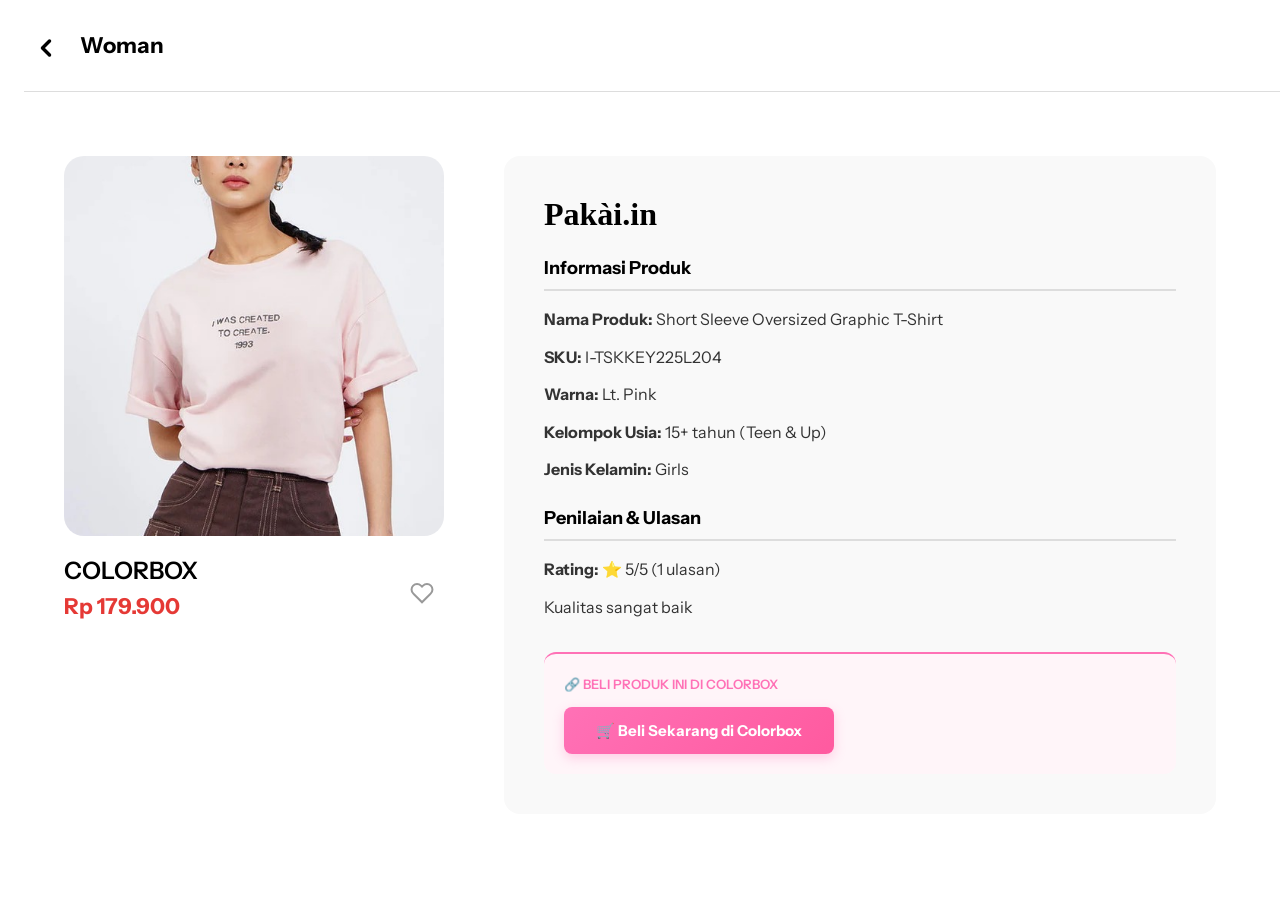
<file: Pakai.in WEB/detail.html>
<!DOCTYPE html><!DOCTYPE html>
<html lang="id">
<head>
  <meta charset="UTF-8">
  <title>Pakai.in - Detail Produk</title>

  <link href="https://fonts.googleapis.com/css2?family=Irish+Grover&family=Instrument+Sans:wght@400;700&display=swap" rel="stylesheet">
  <link rel="stylesheet" href="style.css">
</head>

<body>

  <!-- TOP BAR -->
  <div class="woman-top">
    <div class="woman-header-left">
      <button class="back-btn" id="backBtn" title="Kembali">
        <svg width="28" height="28" viewBox="0 0 24 24" fill="none" stroke="currentColor" stroke-width="3" stroke-linecap="round" stroke-linejoin="round">
          <path d="M15 18l-6-6 6-6"></path>
        </svg>
      </button>
      <h1 class="woman-title" id="pageTitle">Woman</h1>
    </div>
  </div>

  <div class="divider"></div>

  <section class="detail-wrapper">

   <div class="detail-image">
  <img id="productImage" src="img/pakaian1.jpg" class="face"> 
  <div class="price-section">
    <div>
      <p class="desc" id="productName">COLORBOX</p>
      <span class="price" id="productPrice">Rp 241.910</span>
    </div>
    <button class="heart-btn" onclick="this.classList.toggle('active')">
      <svg width="24" height="24" viewBox="0 0 24 24" fill="none" stroke="currentColor" stroke-width="2">
        <path d="M20.84 4.61a5.5 5.5 0 0 0-7.78 0L12 5.67l-1.06-1.06a5.5 5.5 0 0 0-7.78 7.78l1.06 1.06L12 21.23l7.78-7.78 1.06-1.06a5.5 5.5 0 0 0 0-7.78z"></path>
      </svg>
    </button>
  </div>
</div>

    <div class="detail-info">

      <h2 class="pakaiin-logo">Pakài.in</h2>

      <h3>Informasi Produk</h3>
      <p><b>Nama Produk:</b> <span id="productFullName">YBN FULL STONE MUS</span></p>
      <p><b>SKU:</b> <span id="productSKU">E1D15KCF1F3ECEGS</span></p>
      <p><b>Warna:</b> <span id="productColor">Mustard</span></p>
      <p><b>Kelompok Usia:</b> <span id="productAge">8–12 tahun (Junior)</span></p>
      <p><b>Jenis Kelamin:</b> <span id="productGender">Boys</span></p>

      <h3>Penilaian & Ulasan</h3>
      <p><b>Rating:</b> <span id="productRating">⭐ 5/5 (1 ulasan)</span></p>
      <p id="productReview">Kualitas sangat baik</p>

      <div id="zaloraSection" style="margin-top: 32px; padding: 20px; border-top: 2px solid #FF71B6; background: #FFF5F9; border-radius: 12px; display: none;">
        <p id="zaloraInfo" style="color: #FF71B6; font-weight: 600; margin: 0 0 12px 0; font-size: 13px; text-transform: uppercase;">🔗 Beli Produk Ini di Zalora</p>
        <a id="zaloraButton" href="#" target="_blank" style="display: inline-block; background: linear-gradient(135deg, #FF71B6 0%, #FF5A9F 100%); color: white; padding: 14px 32px; border-radius: 8px; text-decoration: none; font-weight: 700; font-size: 15px; transition: all 0.3s ease; cursor: pointer; box-shadow: 0 4px 12px rgba(255, 113, 182, 0.3);">
          🛒 Beli Sekarang di Zalora
        </a>
      </div>

      <div id="colorboxSection" style="margin-top: 32px; padding: 20px; border-top: 2px solid #FF71B6; background: #FFF5F9; border-radius: 12px; display: none;">
        <p style="color: #FF71B6; font-weight: 600; margin: 0 0 12px 0; font-size: 13px; text-transform: uppercase;">🔗 Beli Produk Ini di Colorbox</p>
        <a id="colorboxButton" href="https://www.colorbox.id" target="_blank" style="display: inline-block; background: linear-gradient(135deg, #FF71B6 0%, #FF5A9F 100%); color: white; padding: 14px 32px; border-radius: 8px; text-decoration: none; font-weight: 700; font-size: 15px; transition: all 0.3s ease; cursor: pointer; box-shadow: 0 4px 12px rgba(255, 113, 182, 0.3);">
          🛒 Beli Sekarang di Colorbox
        </a>
      </div>

      <div id="uniqloSection" style="margin-top: 32px; padding: 20px; border-top: 2px solid #FF71B6; background: #FFF5F9; border-radius: 12px; display: none;">
        <p style="color: #FF71B6; font-weight: 600; margin: 0 0 12px 0; font-size: 13px; text-transform: uppercase;">🔗 Beli Produk Ini di Uniqlo</p>
        <a id="uniqloButton" href="https://www.uniqlo.com" target="_blank" style="display: inline-block; background: linear-gradient(135deg, #FF71B6 0%, #FF5A9F 100%); color: white; padding: 14px 32px; border-radius: 8px; text-decoration: none; font-weight: 700; font-size: 15px; transition: all 0.3s ease; cursor: pointer; box-shadow: 0 4px 12px rgba(255, 113, 182, 0.3);">
          🛒 Beli Sekarang di Uniqlo
        </a>
      </div>

      <div id="nikeSection" style="margin-top: 32px; padding: 20px; border-top: 2px solid #FF71B6; background: #FFF5F9; border-radius: 12px; display: none;">
        <p style="color: #FF71B6; font-weight: 600; margin: 0 0 12px 0; font-size: 13px; text-transform: uppercase;">🔗 Beli Produk Ini di Nike</p>
        <a id="nikeButton" href="https://www.nike.com" target="_blank" style="display: inline-block; background: linear-gradient(135deg, #FF71B6 0%, #FF5A9F 100%); color: white; padding: 14px 32px; border-radius: 8px; text-decoration: none; font-weight: 700; font-size: 15px; transition: all 0.3s ease; cursor: pointer; box-shadow: 0 4px 12px rgba(255, 113, 182, 0.3);">
          🛒 Beli Sekarang di Nike
        </a>
      </div>


    </div>

  </section>

  <script src="main.js"></script>

</body>
</html>
</file>
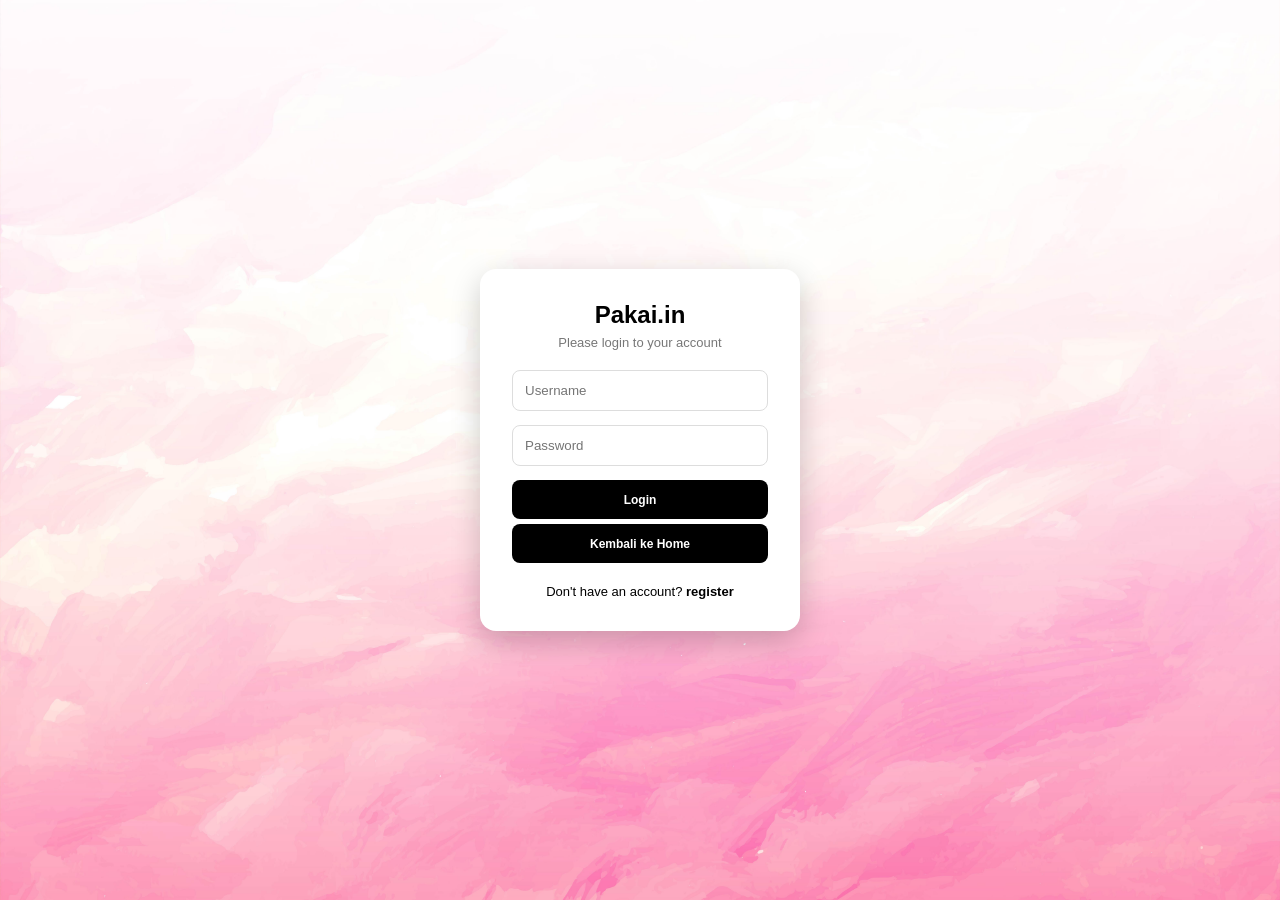
<file: Pakai.in WEB/login.html>
<!DOCTYPE html>
<html lang="en">
<head>
    <title>login Pakai.in</title>
    <link rel="stylesheet" href="style.css">
</head>
<body>
  
      <div class="body-login">
    <div class="login-container">
    <h2>Pakai.in</h2>
    <p>Please login to your account</p>

    <form>
      <div class="input-group">
        <input type="text" placeholder="Username" required>
      </div>

      <div class="input-group">
        <input type="password" placeholder="Password" required>
      </div>
      <button><a href="index.html" class="login-icon" type="submit">Login</a></button>
    <button><a href="index.html" class="kembali-icon" type="button">Kembali ke Home</a></button>

      <span class="register">
        Don't have an account? <a href="register.html">register</a>
      </span>
    </form>
  </div>
</div>
</body>
</html>
</file>
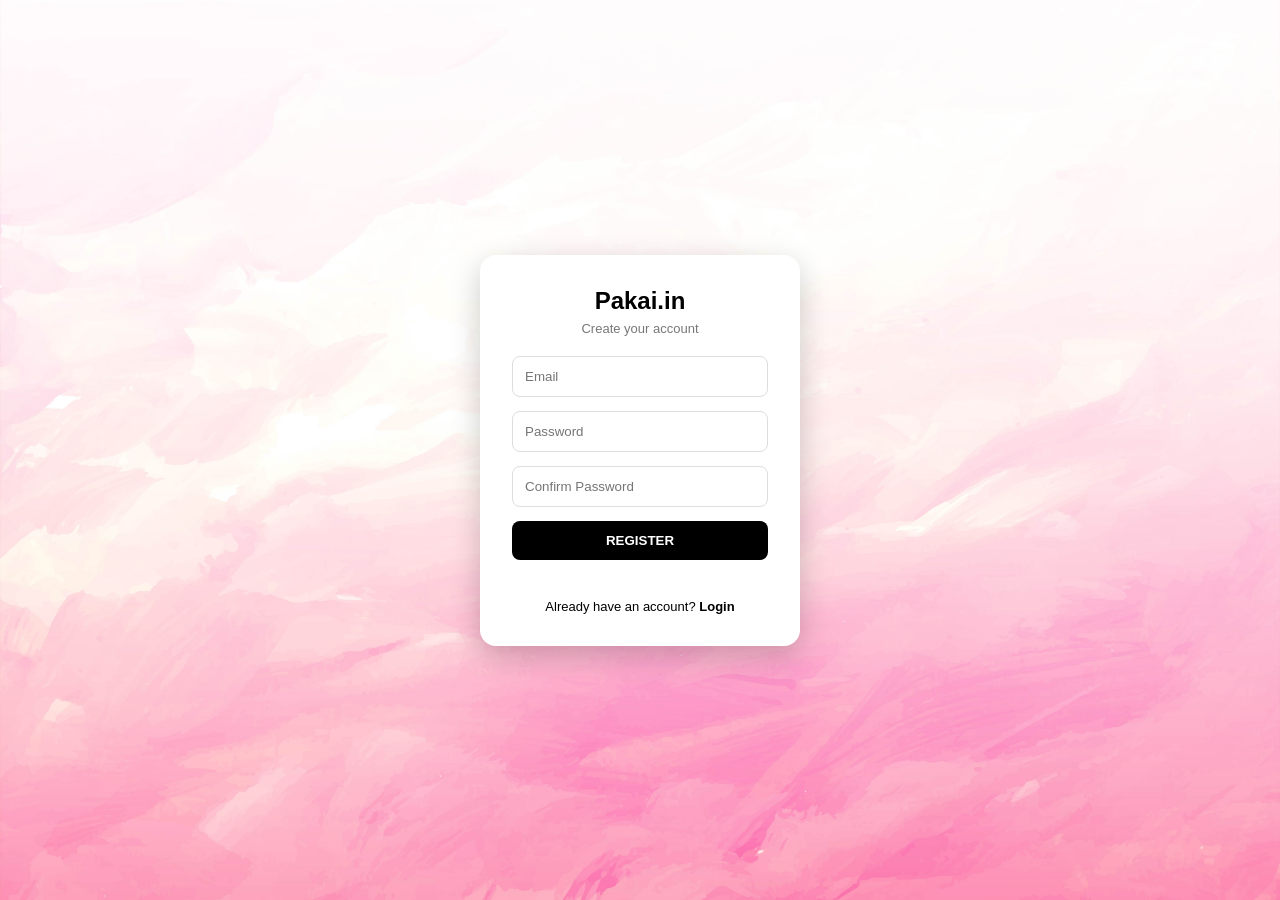
<file: Pakai.in WEB/register.html>
<!DOCTYPE html>
<html lang="en">
<head>
    <title>Register Pakai.in</title>
    <link rel="stylesheet" href="style.css">
</head>
<body>

<div class="body-login">
  <div class="login-container">
    <h2>Pakai.in</h2>
    <p>Create your account</p>

    <form onsubmit="return validateRegister()">

      <div class="input-group">
        <input type="email" id="reg-email" placeholder="Email" required>
      </div>

      <div class="input-group">
        <input type="password" id="reg-password" placeholder="Password" required>
      </div>

      <div class="input-group">
        <input type="password" id="reg-confirm" placeholder="Confirm Password" required>
      </div>

      <button type="submit">REGISTER</button>

      <a href="index.html" class="kembali-icon">← Kembali ke Home</a>

      <span class="register">
        Already have an account? <a href="login.html">Login</a>
      </span>

    </form>
  </div>
</div>

<script>
function validateRegister() {
  const password = document.getElementById("reg-password").value;
  const confirm = document.getElementById("reg-confirm").value;

  if (password !== confirm) {
    alert("Password tidak sama!");
    return false;
  }

  alert("Registrasi berhasil!");
  window.location.href = "login.html";
  return false;
}
</script>

</body>
</html>
</file>
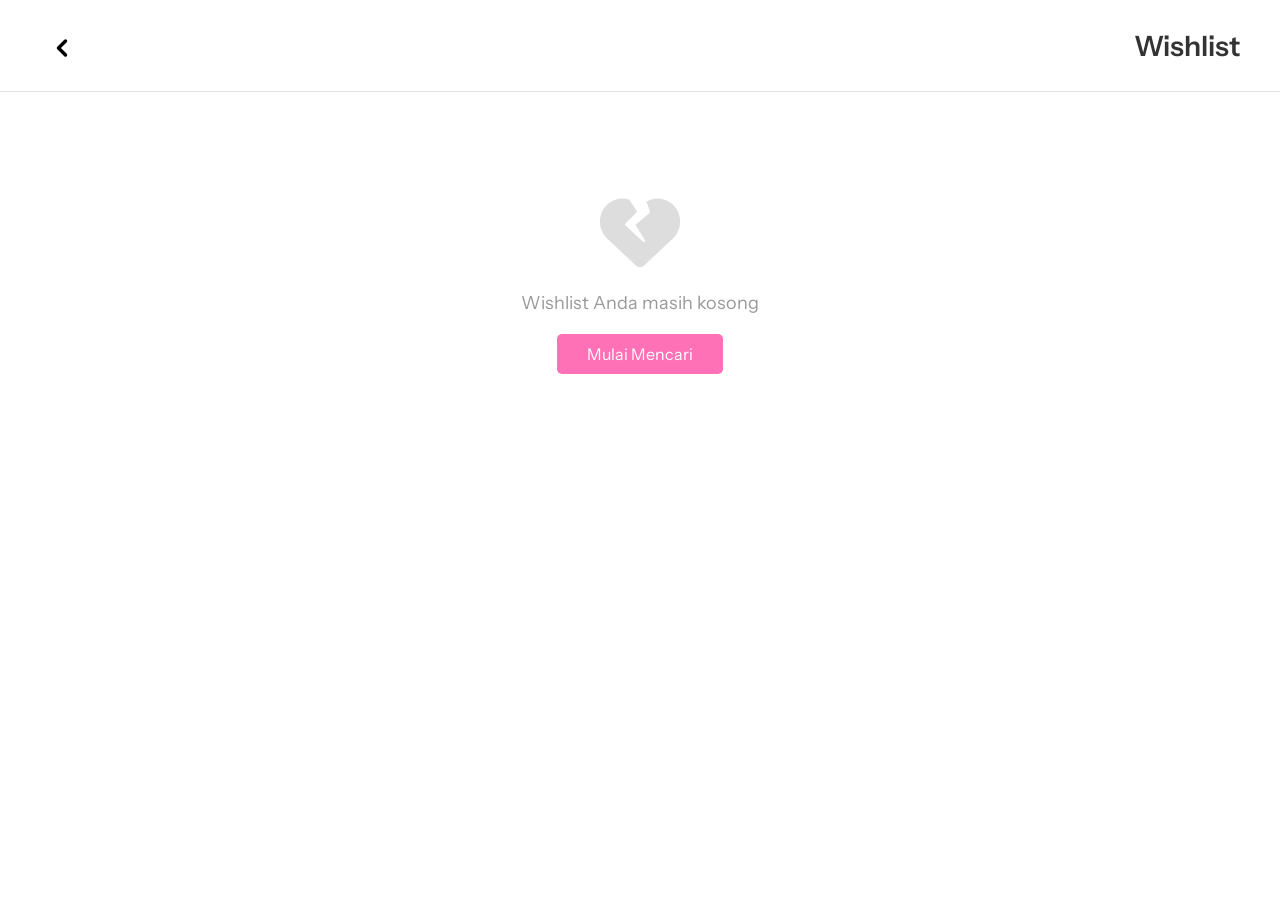
<file: Pakai.in WEB/wishlist.html>
<!DOCTYPE html>
<html lang="en">
<head>
    <meta charset="UTF-8">
    <meta name="viewport" content="width=device-width, initial-scale=1.0">
    <title>Wishlist Produk - Pakai.in</title>
    <link href="https://fonts.googleapis.com/css2?family=Instrument+Sans:wght@400;500;600;700&display=swap" rel="stylesheet">
    <link rel="stylesheet" href="https://cdnjs.cloudflare.com/ajax/libs/font-awesome/6.5.1/css/all.min.css">
    <link rel="stylesheet" href="style.css">
    <style>
        * {
            font-family: 'Instrument Sans', sans-serif;
        }

        .wishlist-header {
            display: flex;
            align-items: center;
            justify-content: space-between;
            padding: 20px 40px;
            background-color: #fff;
            border-bottom: 1px solid #e0e0e0;
            position: sticky;
            top: 0;
            z-index: 100;
        }

        .wishlist-header-left {
            display: flex;
            align-items: center;
            gap: 12px;
        }

        .wishlist-header .back-btn {
            background: none;
            border: none;
            cursor: pointer;
            padding: 4px 8px;
            display: flex;
            align-items: center;
            justify-content: center;
            transition: color 0.3s, transform 0.2s ease;
            color: #333;
        }

        .wishlist-header .back-btn:hover {
            color: #FF71B6;
            transform: translateX(-3px);
        }

        .wishlist-header .back-btn svg {
            stroke: currentColor;
        }

        .wishlist-header h1 {
            font-size: 28px;
            font-weight: 600;
            color: #333;
            margin: 0;
        }



        .wishlist-container {
            max-width: 1200px;
            margin: 0 auto;
            padding: 40px 20px;
        }

        .wishlist-grid {
            display: grid;
            grid-template-columns: repeat(auto-fill, minmax(200px, 1fr));
            gap: 20px;
            margin-bottom: 40px;
        }

        .product-card {
            background-color: #fff;
            border-radius: 8px;
            overflow: hidden;
            transition: transform 0.3s, box-shadow 0.3s;
            cursor: pointer;
            position: relative;
        }

        .product-card:hover {
            transform: translateY(-5px);
            box-shadow: 0 8px 16px rgba(0, 0, 0, 0.1);
        }

        .product-image {
            width: 100%;
            height: 220px;
            background-color: #f5f5f5;
            display: flex;
            align-items: center;
            justify-content: center;
            font-size: 60px;
            position: relative;
            overflow: hidden;
        }

        .product-image img {
            width: 100%;
            height: 100%;
            object-fit: cover;
        }

        .product-heart {
            position: absolute;
            bottom: 10px;
            right: 10px;
            font-size: 24px;
            color: #FF71B6;
            cursor: pointer;
            transition: transform 0.2s;
        }

        .product-heart:hover {
            transform: scale(1.2);
        }

        .product-heart.empty {
            color: #ddd;
        }

        .product-info {
            padding: 15px;
        }

        .product-brand {
            font-size: 12px;
            color: #999;
            margin-bottom: 6px;
            text-transform: uppercase;
            letter-spacing: 0.5px;
        }

        .product-name {
            font-size: 14px;
            color: #333;
            font-weight: 600;
            margin-bottom: 8px;
            height: 2.8em;
            overflow: hidden;
            display: -webkit-box;
            -webkit-line-clamp: 2;
            line-clamp: 2;
            -webkit-box-orient: vertical;
        }

        .product-price {
            font-size: 16px;
            color: #FF71B6;
            font-weight: 700;
        }

        .empty-wishlist {
            text-align: center;
            padding: 60px 20px;
        }

        .empty-wishlist i {
            font-size: 80px;
            color: #ddd;
            margin-bottom: 20px;
        }

        .empty-wishlist p {
            font-size: 18px;
            color: #999;
            margin-bottom: 20px;
        }

        .empty-wishlist a {
            display: inline-block;
            padding: 10px 30px;
            background-color: #FF71B6;
            color: white;
            text-decoration: none;
            border-radius: 5px;
            transition: background-color 0.3s;
        }

        .empty-wishlist a:hover {
            background-color: #ff5a9e;
        }

        @media (max-width: 768px) {
            .wishlist-header {
                padding: 15px 20px;
            }

            .wishlist-header h1 {
                font-size: 22px;
            }

            .wishlist-grid {
                grid-template-columns: repeat(auto-fill, minmax(150px, 1fr));
                gap: 15px;
            }

            .product-image {
                height: 160px;
                font-size: 40px;
            }
        }
    </style>
</head>
<body>
    <!-- Wishlist Header -->
    <div class="wishlist-header">
        <div class="wishlist-header-left">
            <button class="back-btn" onclick="history.back()" title="Kembali">
                <svg width="28" height="28" viewBox="0 0 24 24" fill="none" stroke="currentColor" stroke-width="3" stroke-linecap="round" stroke-linejoin="round">
                    <path d="M15 18l-6-6 6-6"></path>
                </svg>
            </button>
        </div>
        <h1>Wishlist Produk</h1>
    </div>

    <!-- Wishlist Content -->
    <div class="wishlist-container">
        <div class="wishlist-grid" id="wishlistGrid">
            <!-- Products will be added here by JavaScript -->
        </div>
    </div>

    <script>
        // Daftar semua produk dari berbagai kategori
        const allProducts = [
            // Women
            { id: 1, name: "Button Up Patches Cardigan", brand: "COLORBOX", price: "Rp 241.910", image: "img/pakaian1.jpg", category: "women" },
            { id: 2, name: "Multicolored crochet sweater", brand: "Desigual", price: "Rp 2.449.000", image: "img/pakaian2.jpg", category: "women" },
            { id: 3, name: "Button Up Patches Cardigan", brand: "COLORBOX", price: "Rp 241.910", image: "img/pakaian3.jpg", category: "women" },
            { id: 4, name: "Button Up Patches Cardigan", brand: "COLORBOX", price: "Rp 241.910", image: "img/pakaian4.jpg", category: "women" },
            { id: 5, name: "Button Up Patches Cardigan", brand: "COLORBOX", price: "Rp 241.910", image: "img/pakaian5.jpg", category: "women" },
            { id: 6, name: "Button Up Patches Cardigan", brand: "COLORBOX", price: "Rp 241.910", image: "img/pakaian6.jpg", category: "women" },
            { id: 7, name: "Button Up Patches Cardigan", brand: "COLORBOX", price: "Rp 241.910", image: "img/pakaian7.jpg", category: "women" },
            { id: 8, name: "Button Up Patches Cardigan", brand: "COLORBOX", price: "Rp 241.910", image: "img/pakaian8.jpg", category: "women" },
            { id: 9, name: "Button Up Patches Cardigan", brand: "COLORBOX", price: "Rp 241.910", image: "img/pakaian9.jpg", category: "women" },
            { id: 10, name: "Button Up Patches Cardigan", brand: "COLORBOX", price: "Rp 241.910", image: "img/pakaian10.jpg", category: "women" }
        ];

        // Get wishlist from localStorage
        function getWishlist() {
            const saved = localStorage.getItem('wishlist');
            return saved ? JSON.parse(saved) : [];
        }

        // Initialize wishlist
        function initializeWishlist() {
            const wishlistGrid = document.getElementById('wishlistGrid');
            const wishlistTitle = document.querySelector('.wishlist-header h1');
            const wishlistIds = getWishlist();
            const wishlistProducts = allProducts.filter(p => wishlistIds.includes(p.id));
            
            // Update title
            if (wishlistProducts.length === 0) {
                wishlistTitle.textContent = 'Wishlist';
            } else {
                wishlistTitle.textContent = 'Wishlist Produk';
            }
            
            if (wishlistProducts.length === 0) {
                wishlistGrid.innerHTML = `
                    <div class="empty-wishlist" style="grid-column: 1 / -1;">
                        <i class="fas fa-heart-broken"></i>
                        <p>Wishlist Anda masih kosong</p>
                        <a href="index.html">Mulai Mencari</a>
                    </div>
                `;
                return;
            }

            wishlistGrid.innerHTML = wishlistProducts.map(product => `
                <div class="product-card">
                    <div class="product-image">
                        <img src="${product.image}" alt="${product.name}" onerror="this.style.display='none'">
                        <i class="fas fa-heart product-heart" onclick="removeFromWishlist(${product.id})"></i>
                    </div>
                    <div class="product-info">
                        <div class="product-brand">${product.brand}</div>
                        <div class="product-name">${product.name}</div>
                        <div class="product-price">${product.price}</div>
                    </div>
                </div>
            `).join('');
        }

        // Remove from wishlist
        function removeFromWishlist(productId) {
            const wishlist = getWishlist();
            const updated = wishlist.filter(id => id !== productId);
            localStorage.setItem('wishlist', JSON.stringify(updated));
            initializeWishlist();
        }

        // Initialize on page load
        document.addEventListener('DOMContentLoaded', initializeWishlist);
    </script>
</body>
</html>
</file>
<file: Pakai.in WEB/style.css>
*{
    margin: 0%;
    padding: 0%;
    font-family: 'Instrument Sans', sans-serif;
}

.top-bar {
    background-color: #FF71B6;
    font-size: 12px;
    color: #000;
    display: flex;
    justify-content: center;
    gap: 100px;
    padding: 10px 0;
    
}

.top-item {
    display: flex;
    align-items: center;
    gap: 6px;
}

.top-item {
    font-size: 12px;
}

.main {
    width:100%;
}

.navbar {
    display: flex;
    align-items: center;
    justify-content: space-between;
    position: relative ;
    background: transparent;
    width: 100%;
    padding: 0 40px;
}

.icon {
    position: relative;
    display: flex;
    float:left;
    margin: 0 60px;
    top: 55px;
}

.logo {
   flex-shrink: 0;               
    display: flex;
    align-items: center;
    color: black;
    font-size: 30px;
    font-family: Irish Grover;
    padding: 2px 50px;  
    margin: 0;                              /* pastikan tidak ada margin ekstra */
   line-height: 1;  
}

.menu {
    position: relative;
    top: 75px;  
    margin: 10px 40px;
}
.menu a {
  text-decoration: none;
  color: black; /* opsional */
}

.menu ul {
    display: flex;
    gap: 4px;
    list-style: none;
}

.menu ul li { 
    margin-right: 50px;
    font-size: 15px;
}

.search-container {
  flex: 1;                       /* search ambil ruang tengah */
  display: flex;
  justify-content: center;       /* agar search tetap di tengah */
  max-width: 600px;              /* sesuaikan kebutuhan */
}

.search {
    --padding: 10px;                    /* diperbaiki: nilai tunggal jadi valid untuk padding */
    position: relative;
    width: max-content;
    display: flex;
    align-items: center;
    justify-content: space-between;
    padding: var(--padding);
    border-radius: 30px; 
    background-color: white;            /* dipindah ke atas agar tidak tertimpa transparent */
    border: 2px solid gray;             /* diperbaiki: spasi berlebih dihilangkan */
    box-shadow: 0 2px 8px rgba(0,0,0,0.08);
    transition: box-shadow 1s;          /* durasi 1 detik terlalu lambat, tapi tetap sesuai asli */
    justify-self: center;                   /* TAMBAHKAN INI: search ambil ruang sisa */
    max-width: 600px;     
    bottom: 25px;
}

.search:focus-within {
    box-shadow: 0 0 2px rgba(0,0,0,0.75);
}

.search-input {
    font-size: 16px;
    font-family: 'Instrument Sans', sans-serif;
    color: black;
    margin-left: var(--padding);
    outline: none;
    border: none;
    background: transparent;
    width: 500px;
}

.search-input::placeholder,
.search-icon {
    color: rgba(0,0,0,0.25);
}

.divider {
    width: 100%;
    height: 5px;              
    background-color: gray; 
    margin-top: 20px;           
}

.header-icons {
  display:flex ;
   position: relative;
  display: flex;
  align-items: center;
  padding-left: 1200px;
  bottom: 55px;
  gap: 20px;
  flex-shrink: 0;
  font-size: 24px;
}

.header-icons a {
  font-size: 22px;
  color: #000;
  text-decoration: none;
  cursor: pointer;
}

.header-icons a:hover {
  color: #ffe4e1;
}

#menuToggle {
    display: none;
}

.hamburger {
    position: relative;
    top: -120px;
    left: 20px;
    z-index: 1000;
    cursor: pointer;
    width: 40px;
    height: 30px;
    background: transparent;
    border-radius: 5px;
    display: flex;
    flex-direction: column;
    justify-content: center;
    align-items: center;
    transition: all 0.3s ease;
    flex-shrink: 0;
}

.hamburger span {
    display: fixed;
    width: 25px;
    height: 3px;
    background: black;
    margin: 4px 0;
    transition: all 0.3s ease;
}

#menuToggle:checked ~ .hamburger span:nth-child(1) {
    transform: rotate(45deg) translate(6px, 6px);
}

#menuToggle:checked ~ .hamburger span:nth-child(2) {
    opacity: 0;
}

#menuToggle:checked ~ .hamburger span:nth-child(3) {
    transform: rotate(-45deg) translate(9px, -9px);
}

.sidebar {
    position: fixed;
    top: 0;
    left: -280px;
    width: 280px;
    height: 100vh;
    background: linear-gradient(180deg, #FF71B6 0%, #FF85C4 100%);
    transition: left 0.3s ease;
    z-index: 999;
    margin-top: 0;
    box-shadow: 2px 0 15px rgba(0, 0, 0, 0.15);
    border-radius: 0 20px 20px 0;
    overflow-y: auto;
    padding-top: 120px;
}

#menuToggle:checked ~ .sidebar {
    left: 0;
}

.sidebar ul {
    list-style: none;
    padding-top: 20px;
}

.sidebar ul li {
    position: relative;
    padding: 0;
    border-bottom: none;
    transition: all 0.3s ease;
}

.sidebar ul li:first-child {
    background-color: rgba(0, 0, 0, 0.15);
    border-radius: 8px;
    margin: 10px 15px;
    border: 1px solid rgba(0, 0, 0, 0.25);
}

.sidebar ul li:first-child a {
    background-color: rgba(0, 0, 0, 0.15);
    border-radius: 8px;
    border: none;
}

.sidebar ul li a {
    color: black;
    text-decoration: none;
    font-size: 16px;
    display: block;
    padding: 15px 25px;
    transition: all 0.3s ease;
    font-weight: 500;
    letter-spacing: 0.5px;
    position: relative;
    margin: 8px 15px;
    border: 1px solid rgba(0, 0, 0, 0.1);
    border-radius: 6px;
}

.sidebar ul li a::before {
    content: '';
    display: none;
}

.sidebar ul li a:hover {
    background-color: rgba(0, 0, 0, 0.1);
    transform: none;
    padding-left: 25px;
    border-color: rgba(0, 0, 0, 0.25);
    box-shadow: 0 2px 8px rgba(0, 0, 0, 0.1);
}

.container{
    display: flex;
    max-width: 100%;
    margin: 0px 100px ;
    padding: 80px 0; /* beri jarak dari header */
}

.container .wrapper{
    position: relative;
    margin: 0 100px;
    width: 100%;
    min-height: 400px;  
    box-shadow: 0 10px 30px rgba(0, 0, 0, 0.2);
    overflow: hidden;
    border-radius: 12px;
    display: flex;
}

.container .wrapper-holder {
     background-size: cover;
    background-position: center;
    display: grid;
    grid-template-columns: repeat(4, 100%); /* 4 slide */
    width: 100%; /* 100% x 4 slide */
    height: 100%;
    animation: autoSlide 20s infinite ease-in-out;
}

.container #slider-img1{
    background-image:url("img/Home_Discount1.jpg");
    background-position: center;
}

.container #slider-img2{
    background-image:url("img/Home_Discount2.jpg");
    background-position: center;
}

.container #slider-img3{
    background-image:url("img/Home_Discount3.jpg");
    background-position: center;
}

.container #slider-img4{
    background-image:url("img/Home_Discount4.jpg");
    background-position: center;
}

@keyframes autoSlide {
    0% { transform: translateX(0%); }
    20% { transform: translateX(0%); }
    25% { transform: translateX(-100%); }
    45% { transform: translateX(-100%); }
    50% { transform: translateX(-200%); }
    70% { transform: translateX(-200%); }
    75% { transform: translateX(-300%); }
    95% { transform: translateX(-300%); }
    100% { transform: translateX(0%); }
}

.button-holder {
    position: absolute;
    bottom: -110px;
    left: 50%;
    transform: translateX(-50%);
    display: flex;
    gap: 12px;
    z-index: 10;
}

.footer {
  background-color: #000;
  color: #fff;
  padding: 50px 60px 20px;
  font-family: 'Instrument Sans', sans-serif;
}

.footer-container {
  display: grid;
  grid-template-columns: 2fr 1.5fr 1.2fr 1.2fr;
  gap: 40px;
}

.footer-logo {
  font-size: 28px;
  margin-bottom: 15px;
}

.footer h3 {
  margin-bottom: 10px;
  font-size: 16px;
}

.footer p {
  font-size: 14px;
  line-height: 1.6;
  color: #ddd;
}

.footer-bottom {
  margin-top: 40px;
  text-align: center;
  font-size: 13px;
  color: #aaa;
  border-top: 1px solid #333;
  padding-top: 15px;
}

/* Responsive */
@media (max-width: 900px) {
  .footer-container {
    grid-template-columns: 1fr 1fr;
  }
}

@media (max-width: 600px) {
  .footer-container {
    grid-template-columns: 1fr;
  }
}

/* MENU */
.menu-header{
  display: flex;
  align-items: center;
  justify-content: space-between;
  padding: 25px 0;
}

.menu-top {
  position: relative;
  display: flex;
  align-items: center;
  gap: 20px;
  padding: 0px 24px;
}

.back {
  font-size: 40px;
  cursor: pointer;
  text-decoration: none;
  color: black; /* opsional */
}

.menu-title {
  font-size: 30px;
  font-weight: 700;
}

.menu-category {
  display: flex;
  gap: 10px;
  padding: 0 24px 20px;
}

.menu-category button {
  padding: 6px 14px;
  border-radius: 20px;
  border: none;
  background: #EAEAEA;
  font-size: 13px;
  cursor: pointer;
}

/* Beauty page specific styles */
.beauty-hero{
  display:flex;
  justify-content:center;
  margin-bottom:28px;
}
.video-preview{
  position:relative;
  width:720px;
  max-width:100%;
  border-radius:12px;
  overflow:hidden;
  box-shadow: 0 10px 30px rgba(0,0,0,0.12);
}
.video-preview img{
  display:block;
  width:100%;
  height:auto;
}
.play-btn{
  position:absolute;
  left:50%;
  top:50%;
  transform:translate(-50%,-50%);
  width:64px;
  height:64px;
  border-radius:50%;
  background:rgba(255,255,255,0.95);
  border:none;
  font-size:28px;
  display:flex;
  align-items:center;
  justify-content:center;
  box-shadow:0 6px 20px rgba(0,0,0,0.18);
  cursor:pointer;
}
.thumb-holder{
  width:110px;
  height:110px;
  background:#fff;
  border-radius:14px;
  display:flex;
  align-items:center;
  justify-content:center;
  padding:8px;
  box-shadow: 0 6px 18px rgba(0,0,0,0.06);
  border:1px solid #f0f0f0;
}
.products-grid{
  display:flex;
  gap:18px;
  margin-top:20px;
  overflow-x:auto;
  padding-bottom:6px;
}
.product-card{
  background:transparent;
  border-radius:12px;
  padding:6px 4px;
  display:flex;
  gap:12px;
  min-width:260px;
  align-items:flex-start;
}
.product-thumb{
  width:92px;
  height:92px;
  object-fit:cover;
  border-radius:10px;
}
.product-info{
  flex:1;
}
.product-title{
  font-weight:700;
  margin-bottom:4px;
}
.product-sub{
  font-size:12px;
  color:#555;
  margin-bottom:8px;
}
.price{
  color:#e53935;
  font-weight:700;
}

@media (max-width:900px){
  .menu-header div{padding:0 20px}
  .search-input{width:220px}
  .video-preview{width:100%}
  .product-card{min-width:220px}
}

.menu-category .active {
  background: #000;
  color: #fff;
}  

.menu-search {
    position: relative;
    width: max-content;
    display:flex;
    align-items: center;
    justify-content: space-between;
    padding: 10px;
    border-radius: 30px;
    background-color: transparent;
    border: 2px  solid gray;
    transition: box-shadow 0.25s;
    justify-self: center;
    margin-right: 60vh;
}

.menu-search:focus-within{
    box-shadow: 0 0 2px rgba(0, 0, 0,0.75);
}

.menu-search-input{
    font-size: 16px;
    font-family: 'Instrument Sans', sans-serif;
    color: black;
    margin-left: 10px;
    outline: none;
    border: none;
    background:transparent;
    width: 500px;
}

.menu-search-input::placeholder,
.menu-search-icon{
    color: rgba(0,0,0,0.25);
}
/* MENU */

/* LOGIN */ 
.body-login{
  height: 100vh;
  display: flex;
  justify-content: center;
  align-items: center;
  background: url("img/background_login.jpg");
  background-size:cover;
  background-position: center;
  background-repeat: no-repeat;
}

.login-icon{
  font-size: 12px;
  cursor: crosshair;
   text-decoration: none;
  color: white; /* opsional */
}

button {
  margin-bottom: 5px;
}

.back-btn {
  display: block;
  margin-top: 10px;
}

.login-container {
  background: #fff;
  padding: 32px;
  width: 320px;
  border-radius: 16px;
  box-shadow: 0 10px 30px rgba(0,0,0,0.2);
  text-align: center;
}

.login-container h2 {
  margin-bottom: 6px;
}

.login-container p {
  font-size: 13px;
  color: #777;
  margin-bottom: 20px;
}

.kembali-icon {
  font-size: 12px;
  cursor: crosshair;
  text-decoration: none;
  color: white; /* opsional */
}

.input-group {
  margin-bottom: 14px;
}

.input-group input {
  width: 100%;
  padding: 12px;
  border-radius: 8px;
  border: 1px solid #ddd;
  outline: none;
}

.input-group input:focus {
  border-color: #000;
}

button {
  width: 100%;
  padding: 12px;
  border: none;
  border-radius: 8px;
  background: #000;
  color: #fff;
  font-weight: bold;
  cursor: pointer;
}

button:hover {
  opacity: 0.9;
}

.register {
  display: block;
  margin-top: 16px;
  font-size: 13px;
}

.register a {
  color: #000;
  text-decoration: none;
  font-weight: bold;
}
/* LOGIN */

/* WISHLIST */
.wishlist-top {
  display: flex;
  align-items: center;
  gap: 20px;
  padding: 25px 24px;
  background: #fff;
  border-bottom: 2px solid #f0f0f0;
}

.wishlist-back {
  font-size: 50px;
  cursor: pointer;
  text-decoration: none;
  color: #000;
  transition: all 0.3s ease;
  display: flex;
  align-items: center;
  justify-content: center;
  width: 50px;
  height: 50px;
  border-radius: 8px;
  background: #f5f5f5;
}

.wishlist-back:hover {
  background: #FF71B6;
  transform: scale(1.1);
}

.wishlist-title {
  font-size: 28px;
  font-weight: 700;
  color: #000;
  margin: 0;
}

#wishlistItems {
  padding: 20px 24px;
  list-style: none;
  min-height: 300px;
}

* {
  margin: 0;
  padding: 0;
  box-sizing: border-box;
}

body {
  font-family: 'Instrument Sans', sans-serif;
  background: #fff;
  color: #000;
}

/* ===== TOP BAR ===== */
.woman-top {
  display: flex;
  align-items: center;
  padding: 20px 24px;
}

.woman-header-left {
  display: flex;
  align-items: center;
  gap: 12px;
}

.back-btn {
  cursor: pointer;
  border: none;
  background: none;
  color: #000;
  transition: all 0.2s ease;
  padding: 4px 8px;
  display: flex;
  align-items: center;
  justify-content: center;
  line-height: 1;
}

.back-btn:hover {
  transform: translateX(-3px);
}

.back-btn svg {
  color: #000;
}

.woman-title {
  font-size: 22px;
  font-weight: 700;
  margin-left: 0;
}

/* ===== DIVIDER ===== */
.divider {
  height: 1px;
  background: #ddd;
  margin: 0 24px 24px;
}

/* ===== CATEGORY ===== */
.woman-category {
  display: flex;
  gap: 10px;
  padding: 0 24px 20px;
}

.woman-category button {
  padding: 6px 14px;
  border-radius: 20px;
  border: none;
  background: #eee;
  font-size: 13px;
  cursor: pointer;
}

.woman-category .active {
  background: #000;
  color: #fff;
}

.beauty-category {
  display: flex;
  gap: 20px;
}

.beauty-category {
  text-decoration: none;
  padding: 10px 30px;
  border-radius: 20px;
  background-color: #ddd;
  color: black;
}

.beauty-category a.active {
  background-color: black;
  color: white;
}


/* ===== WOMEN PAGE STYLES ===== */
.woman-category .active {
  background: #000;
  color: #fff;
}

.product-grid.hidden {
  display: none !important;
  visibility: hidden !important;
}

/* ===== PRODUCT GRID ===== */
.product-grid {
  padding: 20px 24px 60px;
  display: grid;
  grid-template-columns: repeat(4, 1fr);
  gap: 24px;
  margin: 0 auto;
  max-width: 1400px;
  animation: fadeIn 0.5s ease-in-out;
}

/* Ensure product lists that use .product-grid show items vertically (image above text)
   This forces sepatu/jam/tas/pakaian to share the same card layout. */
.product-grid .product-card {
  display: flex;
  flex-direction: column;
}

.product-grid .product-card img {
  width: 100%;
  aspect-ratio: 1 / 1;
  /* maintain aspect but don't crop off-center items in cards */
  object-fit: contain;
  object-position: center center;
  background-color: #fff;
}

@keyframes fadeIn {
  from {
    opacity: 0;
    transform: translateY(10px);
  }
  to {
    opacity: 1;
    transform: translateY(0);
  }
}

/* fade out effect for page transitions */
.fade-out {
  animation: fadeOut 0.3s forwards;
}

@keyframes fadeOut {
  from { opacity: 1; }
  to { opacity: 0; }
}

.product-card {
  text-decoration: none;
  color: inherit;
  display: flex;
  flex-direction: column;
  transition: transform 0.2s ease, box-shadow 0.2s ease;
  border-radius: 12px;
  overflow: hidden;
}

.product-card:hover {
  transform: translateY(-5px);
  box-shadow: 0 8px 20px rgba(0, 0, 0, 0.1);
}

.product-card img {
  width: 100%;
  aspect-ratio: 1 / 1;
  object-fit: cover;
  /* center the image both horizontally and vertically so the product is visible
     (previously shifted 25% down which hid parts of some items) */
  object-position: center center;
  border-radius: 12px;
  margin-bottom: 0;
}

/* some bag/shoe images have off‑center focal points; reinforce centering for
   the women category sections */
#tas .product-card img,
#sepatu .product-card img {
  object-position: center center;
}

.product-card h4 {
  font-size: 14px;
  font-weight: 700;
  margin: 0 0 6px 0;
  line-height: 1.4;
  color: #000;
}

.product-card .desc {
  font-size: 13px;
  margin: 0 0 8px 0;
  color: #666;
  line-height: 1.3;
  flex-grow: 1;
}

.product-card .price {
  font-size: 13px;
  font-weight: 700;
  color: red;
}

/* ===== DETAIL PAGE ===== */
.detail-wrapper {
  display: flex;
  gap: 60px;
  padding: 40px 24px 60px;
  max-width: 1200px;
  margin: 0 auto;
}

/* IMAGE + TEXT BAWAH GAMBAR */
.detail-image {
  display: flex;
  flex-direction: column;
  align-items: flex-start;
  flex-shrink: 0;
}

.detail-image img {
  width: 380px;
  aspect-ratio: 1 / 1;
  object-fit: cover;
  /* center image fully instead of pushing it down
     (previous 18% caused shoes/bags to show bottom half only) */
  object-position: center center;
  border-radius: 20px;
  margin-bottom: 20px;
}

/* face override kept just in case some product has a face oriented photo */
.detail-image img.face {
  object-position: center center;
}

/* DESKRIPSI PRODUK (GEDE) */
.detail-image .desc {
  font-size: 24px;
  font-weight: 600;
  margin-bottom: 8px;
  color: #000;
}

/* HARGA MERAH */
.detail-image .price {
  font-size: 22px;
  font-weight: 700;
  color: #E53935;
}

/* PRICE CONTAINER & HEART */
.price-section {
  display: flex;
  align-items: flex-end;
  gap: 20px;
  width: 100%;
  justify-content: space-between;
}

.heart-btn {
  width: 45px;
  height: 45px;
  border: none;
  background: none;
  font-size: 22px;
  color: #999;
  cursor: pointer;
  display: flex;
  align-items: center;
  justify-content: center;
  transition: all 0.3s ease;
  flex-shrink: 0;
  padding: 0;
}

.heart-btn:hover svg {
  color: #E53935;
}

.heart-btn.active svg {
  fill: #E53935;
  color: #E53935;
}

/* ===== DETAIL INFO SAMPING ===== */
.detail-info {
  flex: 1;
  max-width: 80%;
  background: #f9f9f9;
  padding: 40px;
  border-radius: 16px;
}

.pakaiin-logo {
  font-family: 'Irish Grover', cursive;
  font-size: 32px;
  margin-bottom: 24px;
  color: #000;
}

.detail-info h3 {
  font-size: 18px;
  font-weight: 700;
  margin-top: 24px;
  margin-bottom: 16px;
  color: #000;
  border-bottom: 2px solid #ddd;
  padding-bottom: 10px;
}

.detail-info h3:first-of-type {
  margin-top: 0;
}

.detail-info p {
  font-size: 16px;
  margin-bottom: 12px;
  line-height: 1.6;
  color: #333;
}

/* BUTTON */
.buy-btn {
  margin-top: 20px;
  padding: 12px 28px;
  border-radius: 20px;
  border: none;
  background: #000;
  color: #fff;
  font-size: 14px;
  cursor: pointer;
}

/* ===== RESPONSIVE ===== */
@media (max-width: 1024px) {
  .product-grid {
    grid-template-columns: repeat(3, 1fr);
    gap: 20px;
  }
}

@media (max-width: 768px) {
  .product-grid {
    grid-template-columns: repeat(2, 1fr);
    gap: 16px;
    padding: 20px 16px 60px;
  }

  .product-card img {
    margin-bottom: 10px;
  }

  .detail-wrapper {
    flex-direction: column;
    gap: 24px;
    padding: 24px 24px 60px;
  }

  .detail-image {
    width: 100%;
  }

  .detail-image img {
    width: 100%;
    max-width: 100%;
  }

  .detail-info {
    max-width: 100%;
  }
}

@media (max-width: 480px) {
  .product-grid {
    grid-template-columns: repeat(2, 1fr);
    gap: 12px;
    padding: 16px 12px 60px;
  }

  .product-card h4 {
    font-size: 12px;
  }

  .product-card .desc,
  .product-card .price {
    font-size: 11px;
  }
}

/* ===== BEAUTY PAGE STYLES ===== */
.beauty-hero {
  position: relative;
  width: 100%;
  height: 320px;
  overflow: hidden;
  margin-bottom: 32px;
}

.hero-img {
  width: 100%;
  height: 100%;
  object-fit: cover;
  display: block;
}

.hero-overlay {
  position: absolute;
  top: 0;
  left: 0;
  right: 0;
  bottom: 0;
  background: linear-gradient(135deg, rgba(255, 113, 182, 0.3) 0%, rgba(0, 0, 0, 0.2) 100%);
  display: flex;
  align-items: center;
  justify-content: center;
}

.hero-content {
  text-align: center;
  color: white;
  z-index: 2;
}

.hero-content h2 {
  font-size: 32px;
  font-weight: 700;
  margin-bottom: 8px;
  text-shadow: 0 2px 4px rgba(0, 0, 0, 0.3);
}

.hero-content p {
  font-size: 14px;
  text-shadow: 0 1px 2px rgba(0, 0, 0, 0.3);
}

/* Search and Filter Bar */
.search-filter-bar {
  display: flex;
  gap: 12px;
  padding: 16px 24px;
  align-items: center;
}

.search-wrapper {
  flex: 1;
  display: flex;
  align-items: center;
  gap: 8px;
  padding: 10px 16px;
  background: #f5f5f5;
  border-radius: 24px;
  border: 1px solid #eee;
  transition: all 0.3s ease;
}

.search-wrapper:focus-within {
  background: #fff;
  border-color: #FF71B6;
  box-shadow: 0 2px 8px rgba(255, 113, 182, 0.1);
}

.search-wrapper i {
  color: #999;
  font-size: 14px;
}

.search-input-beauty {
  border: none;
  background: transparent;
  outline: none;
  font-size: 14px;
  flex: 1;
  color: #000;
}

.search-input-beauty::placeholder {
  color: #999;
}

.filter-btn {
  padding: 10px 16px;
  background: #f5f5f5;
  border: 1px solid #eee;
  border-radius: 24px;
  cursor: pointer;
  font-size: 13px;
  font-weight: 600;
  transition: all 0.3s ease;
  display: flex;
  align-items: center;
  gap: 6px;
  color: #000;
}

.filter-btn:hover {
  background: #000;
  color: #fff;
  border-color: #000;
}

/* Product Stats */
.product-stats {
  display: flex;
  justify-content: space-between;
  align-items: center;
  padding: 16px 24px;
  font-size: 13px;
  color: #666;
}

.sort-select {
  padding: 6px 12px;
  border: 1px solid #ddd;
  border-radius: 6px;
  background: #fff;
  cursor: pointer;
  font-size: 13px;
  transition: all 0.3s ease;
}

.sort-select:hover {
  border-color: #FF71B6;
}

.sort-select:focus {
  outline: none;
  border-color: #FF71B6;
  box-shadow: 0 0 0 3px rgba(255, 113, 182, 0.1);
}

/* Product Grid Enhancements */
.product-card {
  text-decoration: none;
  color: inherit;
  transition: all 0.3s cubic-bezier(0.34, 1.56, 0.64, 1);
  position: relative;
}

.product-card:hover {
  transform: translateY(-8px);
}

.product-card img.face {
  width: 100%;
  aspect-ratio: 1 / 1;
  object-fit: cover;
  border-radius: 16px;
  transition: transform 0.3s ease;
}

.product-card:hover img.face {
  transform: scale(1.05);
}

.product-card h4 {
  font-size: 14px;
  font-weight: 700;
  margin-top: 10px;
  line-height: 1.3;
}

.product-card .desc {
  font-size: 13px;
  margin: 6px 0;
  color: #666;
  line-height: 1.4;
  min-height: 26px;
}

.product-card .price {
  font-size: 14px;
  font-weight: 700;
  color: #FF0000;
  display: block;
  margin-top: 8px;
}

/* No Results */
.no-results {
  display: flex;
  flex-direction: column;
  align-items: center;
  justify-content: center;
  padding: 60px 24px;
  color: #999;
  text-align: center;
}

.no-results i {
  font-size: 48px;
  margin-bottom: 16px;
  opacity: 0.5;
}

.no-results p {
  font-size: 16px;
}

/* Product Heart Icon Animation */
.product-heart {
  transition: all 0.3s ease !important;
}

.product-heart:hover {
  filter: drop-shadow(0 2px 4px rgba(255, 113, 182, 0.3));
}

/* Responsive Beauty Page */
@media (max-width: 900px) {
  .beauty-hero {
    height: 240px;
    margin-bottom: 24px;
  }

  .hero-content h2 {
    font-size: 24px;
  }

  .search-filter-bar {
    flex-direction: column;
  }

  .search-wrapper {
    width: 100%;
  }

  .filter-btn {
    width: 100%;
  }
}

@media (max-width: 600px) {
  .beauty-hero {
    height: 180px;
  }

  .hero-content h2 {
    font-size: 20px;
  }

  .hero-content p {
    font-size: 12px;
  }

  .search-filter-bar {
    padding: 12px 16px;
  }

  .product-stats {
    flex-direction: column;
    gap: 12px;
    align-items: flex-start;
  }

  .sort-select {
    width: 100%;
  }
}

.page-header {
    background: #f8f8f8;
    padding: 60px 20px;
    text-align: center;
}

.page-header h1 {
    font-size: 40px;
    margin-bottom: 10px;
}

.page-header p {
    font-size: 18px;
    color: #666;
}

/* ===== CONTACT SECTION ===== */
.contact-container {
    max-width: 1200px;
    margin: 60px auto;
    padding: 0 20px;
}

.contact-grid {
    display: flex;
    justify-content: center;
    width: 100%;
}
/* ===== CONTACT INFO ===== */
.contact-item {
    display: flex;
    align-items: flex-start;
    margin-bottom: 30px;
}

.contact-icon {
    font-size: 22px;
    margin-right: 15px;
    color: #000;
}

.contact-details h3 {
    margin-bottom: 5px;
}

/* ===== CONTACT FORM ===== */
.contact-form form {
    display: flex;
    flex-direction: column;
}

.form-group {
    margin-bottom: 20px;
}

.form-group input,
.form-group textarea {
    width: 100%;
    padding: 12px;
    border: 1px solid #ccc;
    border-radius: 8px;
}

.form-group textarea {
    min-height: 120px;
    resize: vertical;
}

.submit-btn {
    padding: 15px;
    background: black;
    color: white;
    border: none;
    border-radius: 30px;
    cursor: pointer;
    font-weight: bold;

}
.center-about {
    max-width: 800px;
    margin: 100px auto;
    text-align: center;
}

.center-about .about-section {
    margin-bottom: 60px;
}

.center-about h2 {
    font-size: 36px;
    margin-bottom: 25px;
}

.center-about p {
    font-size: 18px;
    line-height: 1.9;
    color: #555;
    
}
/* ===== CONTACT BOX (FIGMA STYLE) ===== */

.contact-box-wrapper{
    display: flex;
    justify-content: center;
    align-items: flex-start;
    gap: 40px;
    margin-top: 40px;
}

.contact-box{
    background: #d9d9d9;
    width: 260px;
    padding: 25px;
    border-radius: 12px;
    text-align: center;
    transition: transform 0.2s;
}

.contact-box:hover{
    transform: translateY(-5px);
}

.contact-box i{
    font-size: 40px;
    margin-bottom: 10px;
}

.contact-box h3{
    margin-bottom: 10px;
}

.contact-box p{
    font-size: 14px;
    margin: 4px 0;
}
.contact-info{
    text-align: center;
}

.contact-box-wrapper{
    display: flex;
    justify-content: center;
    align-items: center;
    gap: 40px;
    margin-top: 40px;
    width: 100%;
    
}
.contact-info{
    max-width: 900px;
    margin: auto;
    text-align: center;
}
</file>
